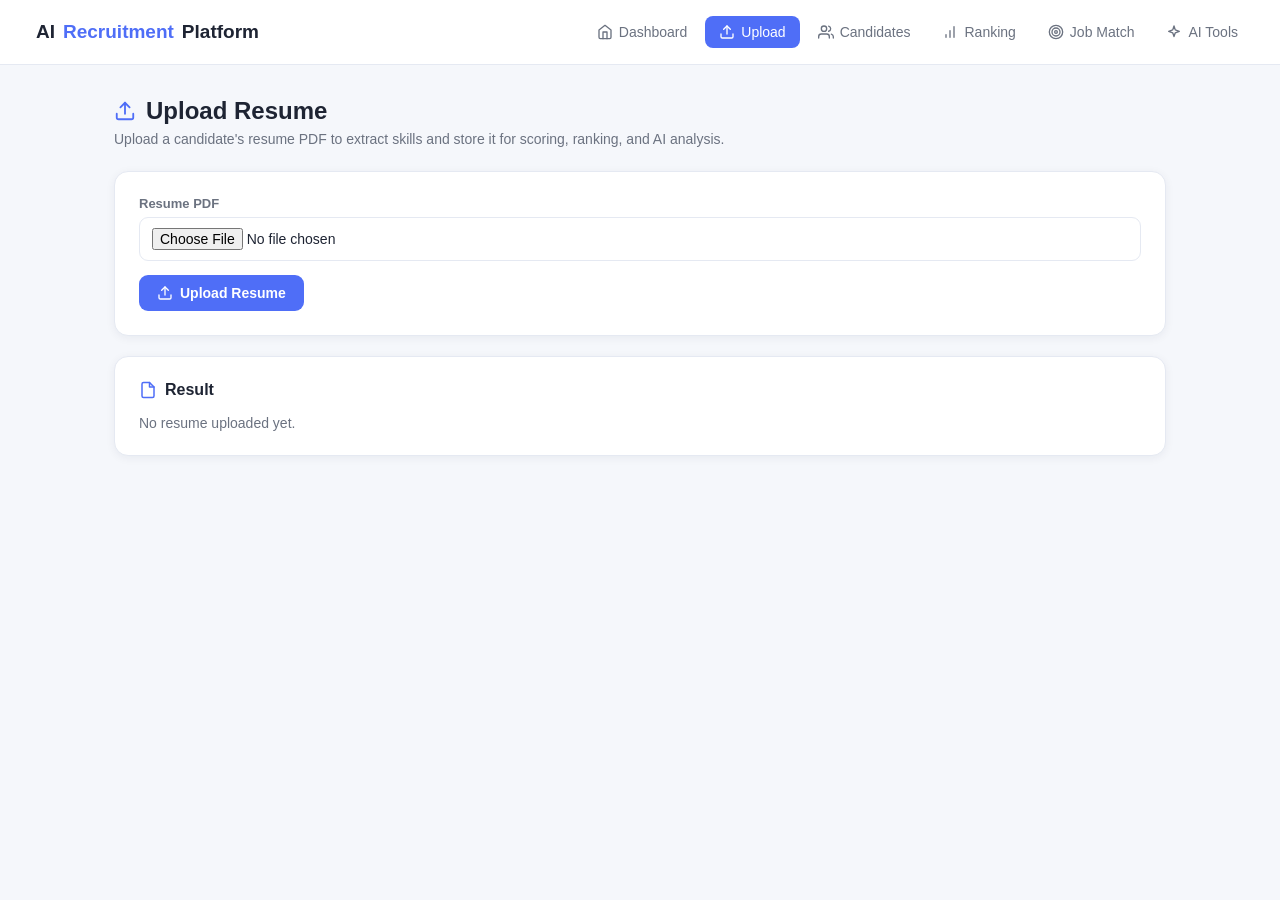
<file: frontend/index.html>
<!DOCTYPE html>
<html>
<head>
    <title>Upload - AI Recruitment Platform</title>
    <link rel="stylesheet" href="style.css">
</head>
<body>

    <header class="topbar" id="siteHeader"></header>

    <div class="page">
        <h2 class="section-title">
            <svg viewBox="0 0 24 24" fill="none" stroke="currentColor" stroke-width="2" stroke-linecap="round" stroke-linejoin="round"><path d="M21 15v4a2 2 0 0 1-2 2H5a2 2 0 0 1-2-2v-4"/><polyline points="17 8 12 3 7 8"/><line x1="12" y1="3" x2="12" y2="15"/></svg>
            Upload Resume
        </h2>
        <p class="section-sub">Upload a candidate's resume PDF to extract skills and store it for scoring, ranking, and AI analysis.</p>

        <div class="card">
            <label for="resumeFile">Resume PDF</label>
            <input type="file" id="resumeFile" accept=".pdf">
            <button type="button" onclick="uploadResume()">
                <svg viewBox="0 0 24 24" fill="none" stroke="currentColor" stroke-width="2" stroke-linecap="round" stroke-linejoin="round"><path d="M21 15v4a2 2 0 0 1-2 2H5a2 2 0 0 1-2-2v-4"/><polyline points="17 8 12 3 7 8"/><line x1="12" y1="3" x2="12" y2="15"/></svg>
                Upload Resume
            </button>
        </div>

        <div class="card">
            <h3><svg viewBox="0 0 24 24" fill="none" stroke="currentColor" stroke-width="2" stroke-linecap="round" stroke-linejoin="round"><path d="M14 2H6a2 2 0 0 0-2 2v16a2 2 0 0 0 2 2h12a2 2 0 0 0 2-2V8z"/><polyline points="14 2 14 8 20 8"/></svg>Result</h3>
            <div id="output" class="placeholder">No resume uploaded yet.</div>
        </div>
    </div>

    <script src="icons.js"></script>
    <script>injectHeader("index.html");</script>
    <script src="upload.js"></script>

</body>
</html>
</file>
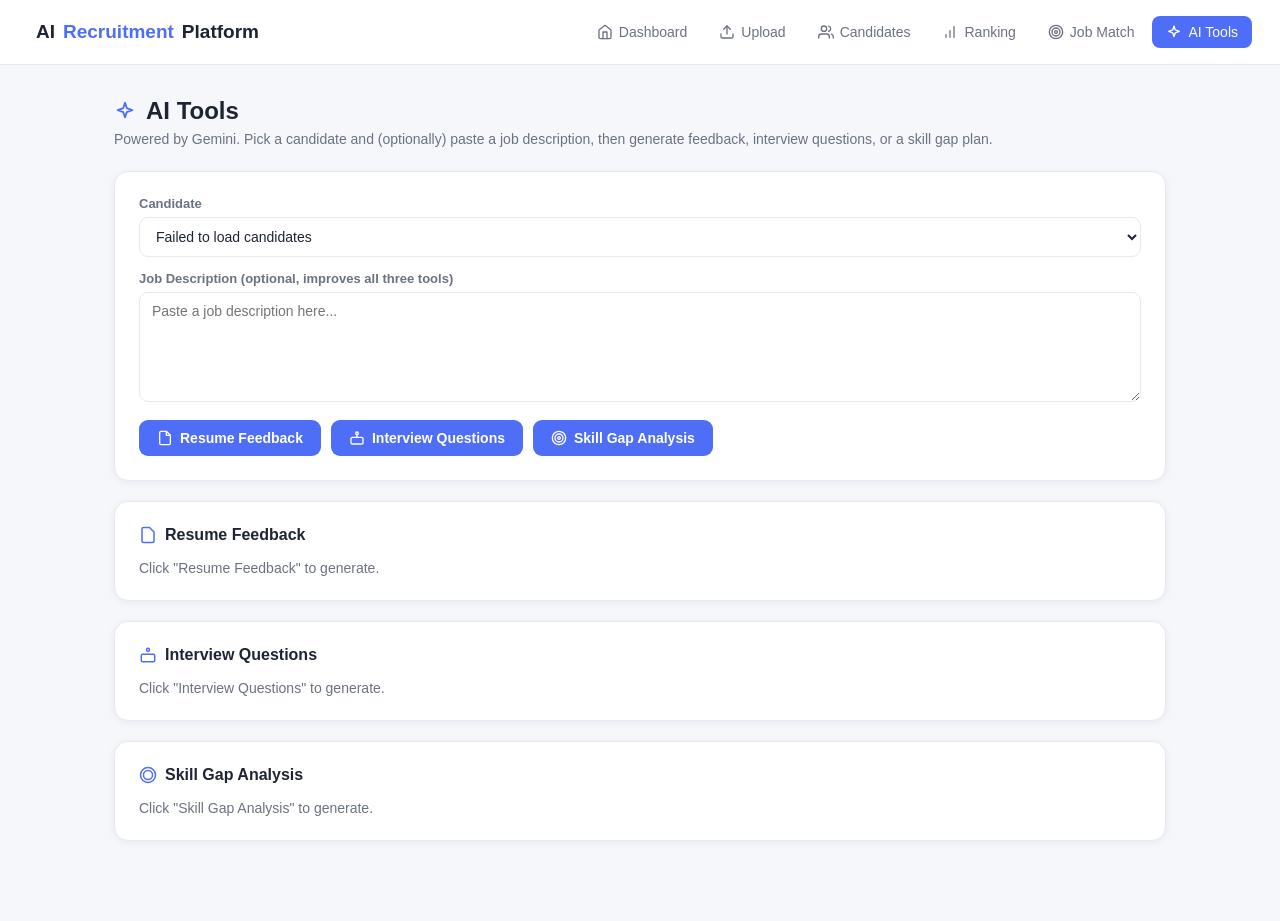
<file: frontend/ai_tools.html>
<!DOCTYPE html>
<html>
<head>
    <title>AI Tools - AI Recruitment Platform</title>
    <link rel="stylesheet" href="style.css">
</head>
<body>

    <header class="topbar" id="siteHeader"></header>

    <div class="page">
        <h2 class="section-title">
            <svg viewBox="0 0 24 24" fill="none" stroke="currentColor" stroke-width="2" stroke-linecap="round" stroke-linejoin="round"><path d="M12 3l1.9 5.8L20 11l-6.1 2.2L12 19l-1.9-5.8L4 11l6.1-2.2L12 3z"/></svg>
            AI Tools
        </h2>
        <p class="section-sub">Powered by Gemini. Pick a candidate and (optionally) paste a job description, then generate feedback, interview questions, or a skill gap plan.</p>

        <div class="card">
            <label for="candidateSelect">Candidate</label>
            <select id="candidateSelect">
                <option value="">Loading candidates...</option>
            </select>

            <label for="jobDescription">Job Description (optional, improves all three tools)</label>
            <textarea id="jobDescription" placeholder="Paste a job description here..."></textarea>

            <div style="display:flex; gap:10px; flex-wrap:wrap;">
                <button type="button" onclick="runResumeFeedback()">
                    <svg viewBox="0 0 24 24" fill="none" stroke="currentColor" stroke-width="2" stroke-linecap="round" stroke-linejoin="round"><path d="M14 2H6a2 2 0 0 0-2 2v16a2 2 0 0 0 2 2h12a2 2 0 0 0 2-2V8z"/><polyline points="14 2 14 8 20 8"/></svg>
                    Resume Feedback
                </button>
                <button type="button" onclick="runInterviewQuestions()">
                    <svg viewBox="0 0 24 24" fill="none" stroke="currentColor" stroke-width="2" stroke-linecap="round" stroke-linejoin="round"><rect x="3" y="11" width="18" height="10" rx="2"/><circle cx="12" cy="5" r="2"/><path d="M12 7v4"/></svg>
                    Interview Questions
                </button>
                <button type="button" onclick="runSkillGap()">
                    <svg viewBox="0 0 24 24" fill="none" stroke="currentColor" stroke-width="2" stroke-linecap="round" stroke-linejoin="round"><circle cx="12" cy="12" r="10"/><circle cx="12" cy="12" r="6"/><circle cx="12" cy="12" r="2"/></svg>
                    Skill Gap Analysis
                </button>
            </div>
        </div>

        <div class="card">
            <h3><svg viewBox="0 0 24 24" fill="none" stroke="currentColor" stroke-width="2" stroke-linecap="round" stroke-linejoin="round"><path d="M14 2H6a2 2 0 0 0-2 2v16a2 2 0 0 0 2 2h12a2 2 0 0 0 2-2V8z"/></svg>Resume Feedback</h3>
            <div id="feedbackResult" class="placeholder">Click "Resume Feedback" to generate.</div>
        </div>

        <div class="card">
            <h3><svg viewBox="0 0 24 24" fill="none" stroke="currentColor" stroke-width="2" stroke-linecap="round" stroke-linejoin="round"><rect x="3" y="11" width="18" height="10" rx="2"/><circle cx="12" cy="5" r="2"/></svg>Interview Questions</h3>
            <div id="questionsResult" class="placeholder">Click "Interview Questions" to generate.</div>
        </div>

        <div class="card">
            <h3><svg viewBox="0 0 24 24" fill="none" stroke="currentColor" stroke-width="2" stroke-linecap="round" stroke-linejoin="round"><circle cx="12" cy="12" r="10"/><circle cx="12" cy="12" r="6"/></svg>Skill Gap Analysis</h3>
            <div id="skillGapResult" class="placeholder">Click "Skill Gap Analysis" to generate.</div>
        </div>
    </div>

    <script src="icons.js"></script>
    <script>injectHeader("ai_tools.html");</script>
    <script src="ai_tools.js"></script>
    <script>loadCandidateOptions();</script>

</body>
</html>
</file>
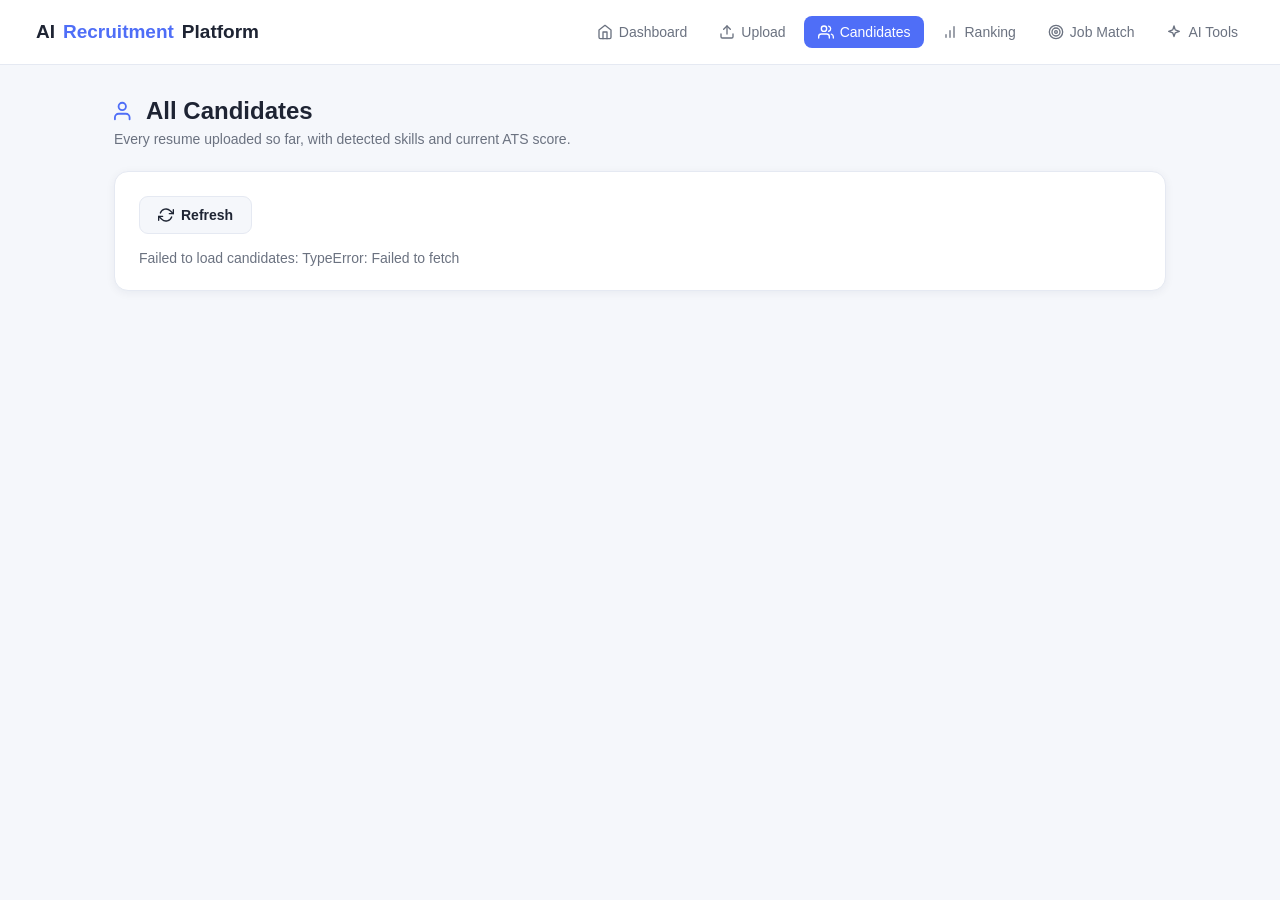
<file: frontend/candidates.html>
<!DOCTYPE html>
<html>
<head>
    <title>Candidates - AI Recruitment Platform</title>
    <link rel="stylesheet" href="style.css">
</head>
<body>

    <header class="topbar" id="siteHeader"></header>

    <div class="page">
        <h2 class="section-title">
            <svg viewBox="0 0 24 24" fill="none" stroke="currentColor" stroke-width="2" stroke-linecap="round" stroke-linejoin="round"><path d="M17 21v-2a4 4 0 0 0-4-4H5a4 4 0 0 0-4 4v2"/><circle cx="9" cy="7" r="4"/></svg>
            All Candidates
        </h2>
        <p class="section-sub">Every resume uploaded so far, with detected skills and current ATS score.</p>

        <div class="card">
            <button type="button" class="secondary" onclick="loadCandidates()">
                <svg viewBox="0 0 24 24" fill="none" stroke="currentColor" stroke-width="2" stroke-linecap="round" stroke-linejoin="round"><polyline points="23 4 23 10 17 10"/><polyline points="1 20 1 14 7 14"/><path d="M3.51 9a9 9 0 0 1 14.85-3.36L23 10M1 14l4.64 4.36A9 9 0 0 0 20.49 15"/></svg>
                Refresh
            </button>
            <div id="result" style="margin-top:16px;" class="placeholder">Loading...</div>
        </div>
    </div>

    <script src="icons.js"></script>
    <script>injectHeader("candidates.html");</script>
    <script src="candidates.js"></script>
    <script>loadCandidates();</script>

</body>
</html>
</file>
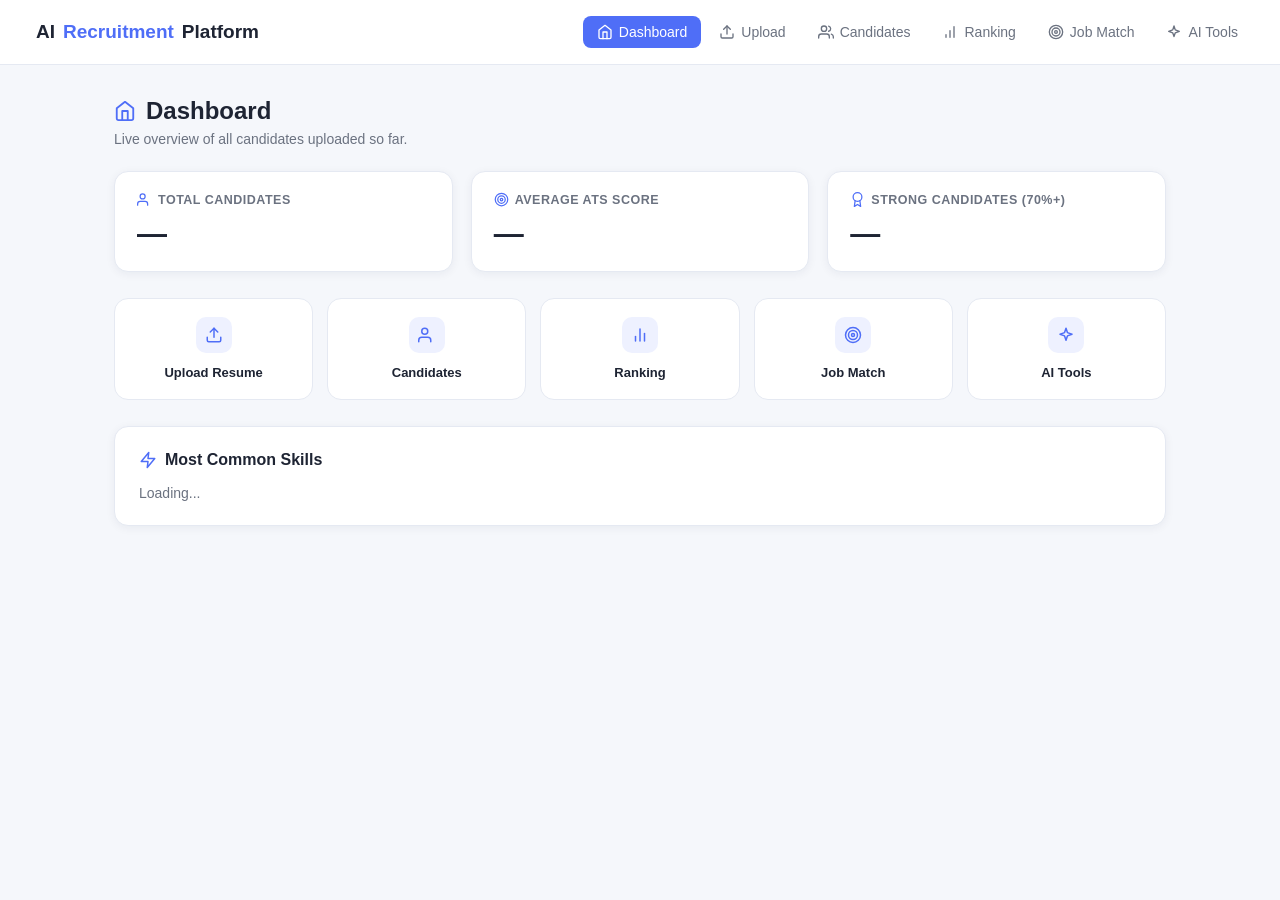
<file: frontend/dashboard.html>
<!DOCTYPE html>
<html>
<head>
    <title>Dashboard - AI Recruitment Platform</title>
    <link rel="stylesheet" href="style.css">
</head>
<body>

    <header class="topbar" id="siteHeader"></header>

    <div class="page">
        <h2 class="section-title">
            <svg viewBox="0 0 24 24" fill="none" stroke="currentColor" stroke-width="2" stroke-linecap="round" stroke-linejoin="round"><path d="M3 9l9-7 9 7v11a2 2 0 0 1-2 2H5a2 2 0 0 1-2-2z"/><polyline points="9 22 9 12 15 12 15 22"/></svg>
            Dashboard
        </h2>
        <p class="section-sub">Live overview of all candidates uploaded so far.</p>

        <div class="stats-grid" id="statsGrid">
            <div class="stat-card">
                <div class="stat-label">
                    <svg viewBox="0 0 24 24" fill="none" stroke="currentColor" stroke-width="2" stroke-linecap="round" stroke-linejoin="round"><path d="M17 21v-2a4 4 0 0 0-4-4H5a4 4 0 0 0-4 4v2"/><circle cx="9" cy="7" r="4"/></svg>
                    Total Candidates
                </div>
                <div class="stat-value" id="statTotal">—</div>
            </div>
            <div class="stat-card">
                <div class="stat-label">
                    <svg viewBox="0 0 24 24" fill="none" stroke="currentColor" stroke-width="2" stroke-linecap="round" stroke-linejoin="round"><circle cx="12" cy="12" r="10"/><circle cx="12" cy="12" r="6"/><circle cx="12" cy="12" r="2"/></svg>
                    Average ATS Score
                </div>
                <div class="stat-value" id="statAvg">—</div>
            </div>
            <div class="stat-card">
                <div class="stat-label">
                    <svg viewBox="0 0 24 24" fill="none" stroke="currentColor" stroke-width="2" stroke-linecap="round" stroke-linejoin="round"><circle cx="12" cy="8" r="7"/><polyline points="8.21 13.89 7 23 12 20 17 23 15.79 13.88"/></svg>
                    Strong Candidates (70%+)
                </div>
                <div class="stat-value" id="statHigh">—</div>
            </div>
        </div>

        <div class="quick-links">
            <a href="index.html" class="quick-link-card">
                <div class="ql-icon"><svg viewBox="0 0 24 24" fill="none" stroke="currentColor" stroke-width="2" stroke-linecap="round" stroke-linejoin="round"><path d="M21 15v4a2 2 0 0 1-2 2H5a2 2 0 0 1-2-2v-4"/><polyline points="17 8 12 3 7 8"/><line x1="12" y1="3" x2="12" y2="15"/></svg></div>
                <span>Upload Resume</span>
            </a>
            <a href="candidates.html" class="quick-link-card">
                <div class="ql-icon"><svg viewBox="0 0 24 24" fill="none" stroke="currentColor" stroke-width="2" stroke-linecap="round" stroke-linejoin="round"><path d="M17 21v-2a4 4 0 0 0-4-4H5a4 4 0 0 0-4 4v2"/><circle cx="9" cy="7" r="4"/></svg></div>
                <span>Candidates</span>
            </a>
            <a href="ranking.html" class="quick-link-card">
                <div class="ql-icon"><svg viewBox="0 0 24 24" fill="none" stroke="currentColor" stroke-width="2" stroke-linecap="round" stroke-linejoin="round"><line x1="18" y1="20" x2="18" y2="10"/><line x1="12" y1="20" x2="12" y2="4"/><line x1="6" y1="20" x2="6" y2="14"/></svg></div>
                <span>Ranking</span>
            </a>
            <a href="job_match.html" class="quick-link-card">
                <div class="ql-icon"><svg viewBox="0 0 24 24" fill="none" stroke="currentColor" stroke-width="2" stroke-linecap="round" stroke-linejoin="round"><circle cx="12" cy="12" r="10"/><circle cx="12" cy="12" r="6"/><circle cx="12" cy="12" r="2"/></svg></div>
                <span>Job Match</span>
            </a>
            <a href="ai_tools.html" class="quick-link-card">
                <div class="ql-icon"><svg viewBox="0 0 24 24" fill="none" stroke="currentColor" stroke-width="2" stroke-linecap="round" stroke-linejoin="round"><path d="M12 3l1.9 5.8L20 11l-6.1 2.2L12 19l-1.9-5.8L4 11l6.1-2.2L12 3z"/></svg></div>
                <span>AI Tools</span>
            </a>
        </div>

        <div class="card">
            <h3><svg viewBox="0 0 24 24" fill="none" stroke="currentColor" stroke-width="2" stroke-linecap="round" stroke-linejoin="round"><polygon points="13 2 3 14 12 14 11 22 21 10 12 10 13 2"/></svg>Most Common Skills</h3>
            <div class="skill-tag-row" id="topSkills">
                <span class="placeholder">Loading...</span>
            </div>
        </div>
    </div>

    <script src="icons.js"></script>
    <script>
        injectHeader("dashboard.html");

        const API_BASE = "https://ai-recruitment-platform-with-gemini-ai.onrender.com";

        async function loadStats() {
            try {
                const response = await fetch(`${API_BASE}/stats`);
                const data = await response.json();

                document.getElementById("statTotal").textContent = data.total_candidates;
                document.getElementById("statAvg").textContent = data.average_ats_score + "%";
                document.getElementById("statHigh").textContent = data.high_scorers;

                const topSkillsDiv = document.getElementById("topSkills");
                if (!data.top_skills.length) {
                    topSkillsDiv.innerHTML = "<span class='placeholder'>No candidates uploaded yet.</span>";
                } else {
                    topSkillsDiv.innerHTML = data.top_skills
                        .map(s => `<span class="badge mid">${s.skill} (${s.count})</span>`)
                        .join("");
                }
            } catch (error) {
                console.error("ERROR loading stats:", error);
                document.getElementById("statTotal").textContent = "—";
                document.getElementById("statAvg").textContent = "—";
                document.getElementById("statHigh").textContent = "—";
            }
        }

        loadStats();
    </script>

</body>
</html>
</file>
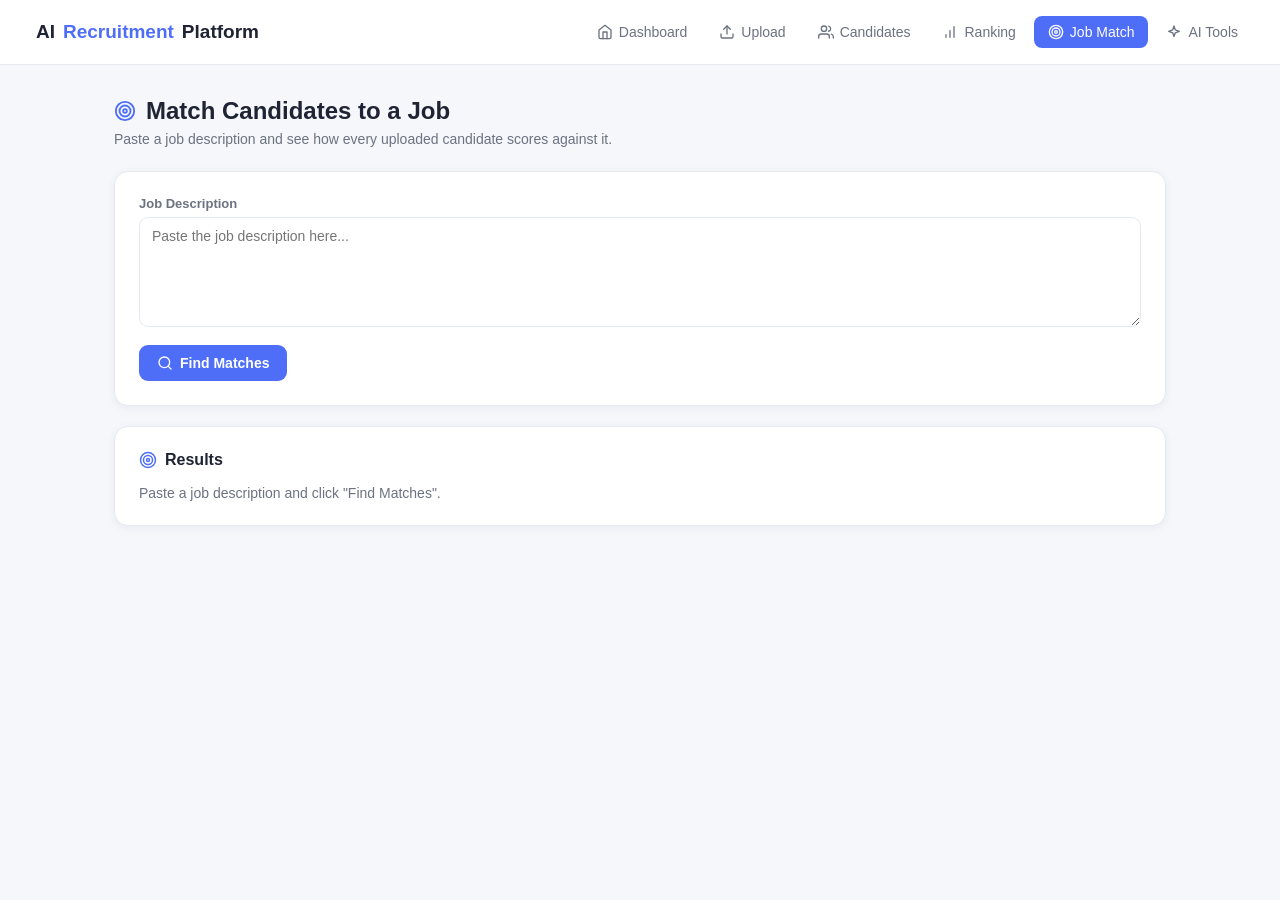
<file: frontend/job_match.html>
<!DOCTYPE html>
<html>
<head>
    <title>Job Match - AI Recruitment Platform</title>
    <link rel="stylesheet" href="style.css">
</head>
<body>

    <header class="topbar" id="siteHeader"></header>

    <div class="page">
        <h2 class="section-title">
            <svg viewBox="0 0 24 24" fill="none" stroke="currentColor" stroke-width="2" stroke-linecap="round" stroke-linejoin="round"><circle cx="12" cy="12" r="10"/><circle cx="12" cy="12" r="6"/><circle cx="12" cy="12" r="2"/></svg>
            Match Candidates to a Job
        </h2>
        <p class="section-sub">Paste a job description and see how every uploaded candidate scores against it.</p>

        <div class="card">
            <label for="jobDescription">Job Description</label>
            <textarea id="jobDescription" placeholder="Paste the job description here..."></textarea>
            <button type="button" onclick="matchJob()">
                <svg viewBox="0 0 24 24" fill="none" stroke="currentColor" stroke-width="2" stroke-linecap="round" stroke-linejoin="round"><circle cx="11" cy="11" r="8"/><line x1="21" y1="21" x2="16.65" y2="16.65"/></svg>
                Find Matches
            </button>
        </div>

        <div class="card">
            <h3><svg viewBox="0 0 24 24" fill="none" stroke="currentColor" stroke-width="2" stroke-linecap="round" stroke-linejoin="round"><circle cx="12" cy="12" r="10"/><circle cx="12" cy="12" r="6"/><circle cx="12" cy="12" r="2"/></svg>Results</h3>
            <div id="result" class="placeholder">Paste a job description and click "Find Matches".</div>
        </div>
    </div>

    <script src="icons.js"></script>
    <script>injectHeader("job_match.html");</script>
    <script src="job_match.js"></script>

</body>
</html>
</file>
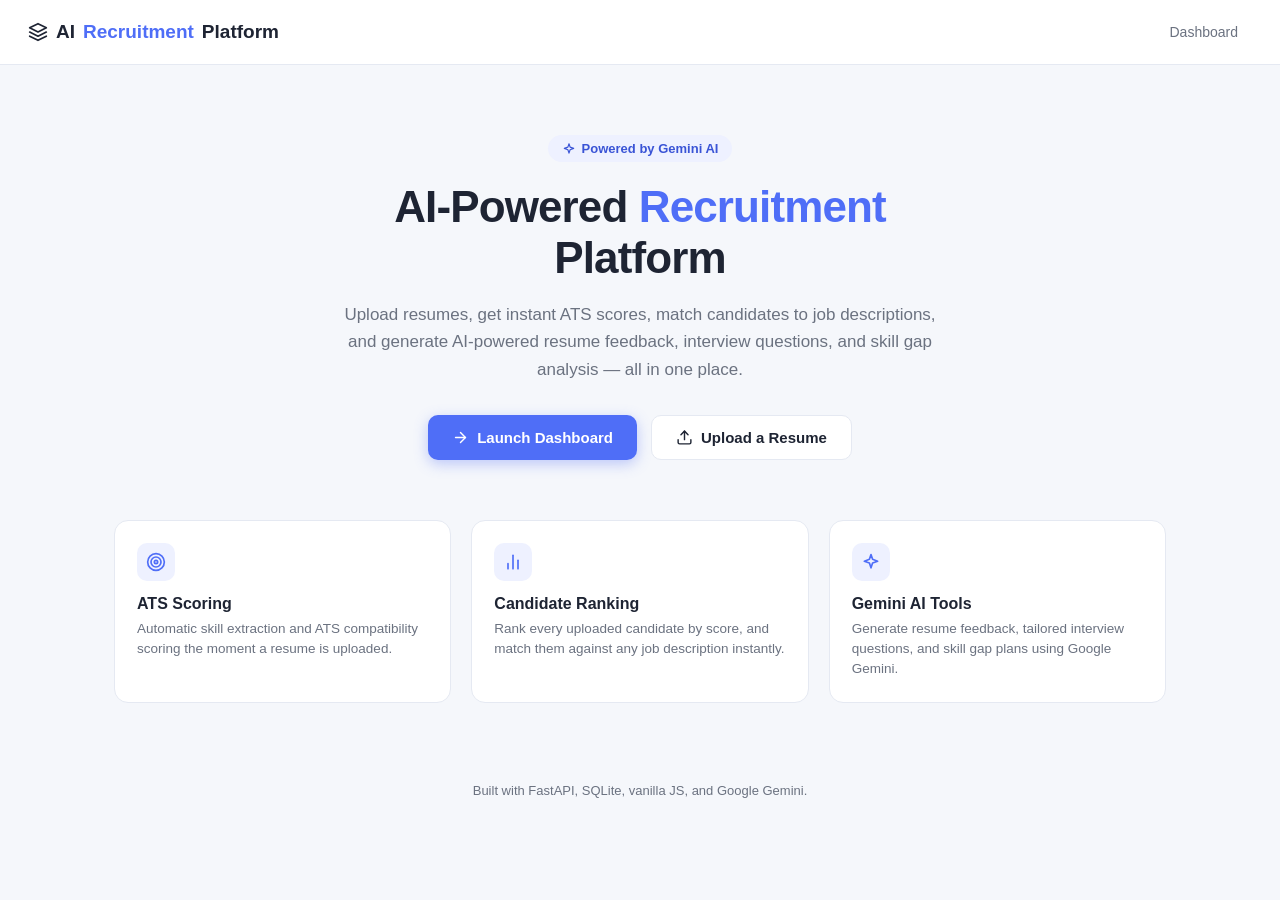
<file: frontend/landing.html>
<!DOCTYPE html>
<html>
<head>
    <title>AI Recruitment Platform</title>
    <link rel="stylesheet" href="style.css">
</head>
<body>

    <header class="topbar">
        <h1><a href="landing.html"><svg viewBox="0 0 24 24" fill="none" stroke="currentColor" stroke-width="2" stroke-linecap="round" stroke-linejoin="round" style="width:20px;height:20px;"><path d="M12 2L2 7l10 5 10-5-10-5z"/><path d="M2 17l10 5 10-5"/><path d="M2 12l10 5 10-5"/></svg>AI <span>Recruitment</span> Platform</a></h1>
        <nav class="tabs">
            <a href="dashboard.html">Dashboard</a>
        </nav>
    </header>

    <section class="hero">
        <div class="hero-badge">
            <svg viewBox="0 0 24 24" fill="none" stroke="currentColor" stroke-width="2" stroke-linecap="round" stroke-linejoin="round" style="width:14px;height:14px;"><path d="M12 3l1.9 5.8L20 11l-6.1 2.2L12 19l-1.9-5.8L4 11l6.1-2.2L12 3z"/></svg>
            Powered by Gemini AI
        </div>

        <h1>AI-Powered <span>Recruitment</span><br>Platform</h1>

        <p class="lead">
            Upload resumes, get instant ATS scores, match candidates to job descriptions, and
            generate AI-powered resume feedback, interview questions, and skill gap analysis —
            all in one place.
        </p>

        <div class="hero-actions">
            <a href="dashboard.html" class="btn-primary">
                <svg viewBox="0 0 24 24" fill="none" stroke="currentColor" stroke-width="2" stroke-linecap="round" stroke-linejoin="round" style="width:17px;height:17px;"><path d="M5 12h14"/><path d="M12 5l7 7-7 7"/></svg>
                Launch Dashboard
            </a>
            <a href="index.html" class="btn-secondary">
                <svg viewBox="0 0 24 24" fill="none" stroke="currentColor" stroke-width="2" stroke-linecap="round" stroke-linejoin="round" style="width:17px;height:17px;"><path d="M21 15v4a2 2 0 0 1-2 2H5a2 2 0 0 1-2-2v-4"/><polyline points="17 8 12 3 7 8"/><line x1="12" y1="3" x2="12" y2="15"/></svg>
                Upload a Resume
            </a>
        </div>

        <div class="feature-grid">
            <div class="feature-card">
                <div class="feature-icon">
                    <svg viewBox="0 0 24 24" fill="none" stroke="currentColor" stroke-width="2" stroke-linecap="round" stroke-linejoin="round"><circle cx="12" cy="12" r="10"/><circle cx="12" cy="12" r="6"/><circle cx="12" cy="12" r="2"/></svg>
                </div>
                <h3>ATS Scoring</h3>
                <p>Automatic skill extraction and ATS compatibility scoring the moment a resume is uploaded.</p>
            </div>

            <div class="feature-card">
                <div class="feature-icon">
                    <svg viewBox="0 0 24 24" fill="none" stroke="currentColor" stroke-width="2" stroke-linecap="round" stroke-linejoin="round"><line x1="18" y1="20" x2="18" y2="10"/><line x1="12" y1="20" x2="12" y2="4"/><line x1="6" y1="20" x2="6" y2="14"/></svg>
                </div>
                <h3>Candidate Ranking</h3>
                <p>Rank every uploaded candidate by score, and match them against any job description instantly.</p>
            </div>

            <div class="feature-card">
                <div class="feature-icon">
                    <svg viewBox="0 0 24 24" fill="none" stroke="currentColor" stroke-width="2" stroke-linecap="round" stroke-linejoin="round"><path d="M12 3l1.9 5.8L20 11l-6.1 2.2L12 19l-1.9-5.8L4 11l6.1-2.2L12 3z"/></svg>
                </div>
                <h3>Gemini AI Tools</h3>
                <p>Generate resume feedback, tailored interview questions, and skill gap plans using Google Gemini.</p>
            </div>
        </div>
    </section>

    <footer class="site-footer">
        Built with FastAPI, SQLite, vanilla JS, and Google Gemini.
    </footer>

</body>
</html>
</file>
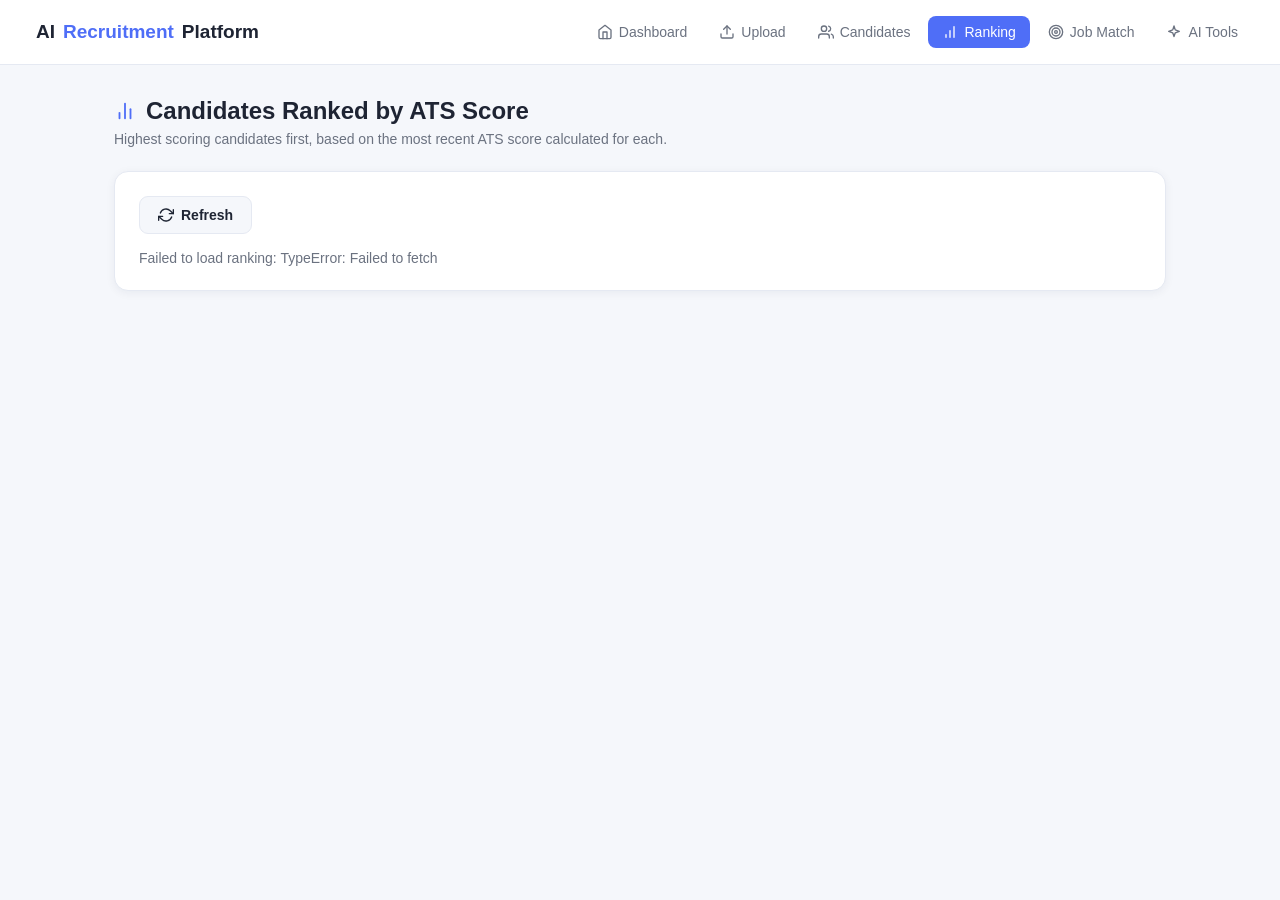
<file: frontend/ranking.html>
<!DOCTYPE html>
<html>
<head>
    <title>Ranking - AI Recruitment Platform</title>
    <link rel="stylesheet" href="style.css">
</head>
<body>

    <header class="topbar" id="siteHeader"></header>

    <div class="page">
        <h2 class="section-title">
            <svg viewBox="0 0 24 24" fill="none" stroke="currentColor" stroke-width="2" stroke-linecap="round" stroke-linejoin="round"><line x1="18" y1="20" x2="18" y2="10"/><line x1="12" y1="20" x2="12" y2="4"/><line x1="6" y1="20" x2="6" y2="14"/></svg>
            Candidates Ranked by ATS Score
        </h2>
        <p class="section-sub">Highest scoring candidates first, based on the most recent ATS score calculated for each.</p>

        <div class="card">
            <button type="button" class="secondary" onclick="loadRanking()">
                <svg viewBox="0 0 24 24" fill="none" stroke="currentColor" stroke-width="2" stroke-linecap="round" stroke-linejoin="round"><polyline points="23 4 23 10 17 10"/><polyline points="1 20 1 14 7 14"/><path d="M3.51 9a9 9 0 0 1 14.85-3.36L23 10M1 14l4.64 4.36A9 9 0 0 0 20.49 15"/></svg>
                Refresh
            </button>
            <div id="result" style="margin-top:16px;" class="placeholder">Loading...</div>
        </div>
    </div>

    <script src="icons.js"></script>
    <script>injectHeader("ranking.html");</script>
    <script src="ranking.js"></script>
    <script>loadRanking();</script>

</body>
</html>
</file>
<file: frontend/style.css>
:root {
    --bg: #f5f7fb;
    --card-bg: #ffffff;
    --text: #1e2433;
    --text-muted: #6b7280;
    --primary: #4f6ef7;
    --primary-dark: #3a54d6;
    --primary-light: #eef1ff;
    --border: #e5e9f2;
    --success: #16a34a;
    --danger: #dc2626;
    --radius: 14px;
    --shadow: 0 2px 10px rgba(20, 30, 60, 0.06);
    --shadow-lg: 0 10px 30px rgba(20, 30, 60, 0.10);
}

* { box-sizing: border-box; }

body {
    font-family: 'Segoe UI', Inter, Arial, sans-serif;
    margin: 0;
    padding: 0;
    background: var(--bg);
    color: var(--text);
}

.page {
    max-width: 1100px;
    margin: 0 auto;
    padding: 32px 24px 60px;
    animation: fadeIn 0.4s ease;
}

@keyframes fadeIn {
    from { opacity: 0; transform: translateY(8px); }
    to { opacity: 1; transform: translateY(0); }
}

/* ===== Top bar / nav ===== */
header.topbar {
    background: var(--card-bg);
    border-bottom: 1px solid var(--border);
    padding: 16px 28px;
    display: flex;
    align-items: center;
    justify-content: space-between;
    position: sticky;
    top: 0;
    z-index: 50;
}

header.topbar h1 {
    font-size: 19px;
    margin: 0;
    color: var(--text);
    display: flex;
    align-items: center;
    gap: 8px;
}

header.topbar h1 a {
    text-decoration: none;
    color: inherit;
    display: flex;
    align-items: center;
    gap: 8px;
}

header.topbar h1 span { color: var(--primary); }

nav.tabs {
    display: flex;
    gap: 4px;
    flex-wrap: wrap;
}

nav.tabs a {
    text-decoration: none;
    color: var(--text-muted);
    font-weight: 500;
    font-size: 14px;
    padding: 8px 14px;
    border-radius: 8px;
    transition: background 0.15s, color 0.15s, transform 0.1s;
    display: flex;
    align-items: center;
    gap: 6px;
}

nav.tabs a svg { width: 16px; height: 16px; flex-shrink: 0; }

nav.tabs a:hover {
    background: var(--primary-light);
    color: var(--primary-dark);
}

nav.tabs a.active {
    background: var(--primary);
    color: white;
}

/* ===== Hero / landing page ===== */
.hero {
    max-width: 1100px;
    margin: 0 auto;
    padding: 70px 24px 50px;
    text-align: center;
}

.hero-badge {
    display: inline-flex;
    align-items: center;
    gap: 6px;
    background: var(--primary-light);
    color: var(--primary-dark);
    font-size: 13px;
    font-weight: 600;
    padding: 6px 14px;
    border-radius: 999px;
    margin-bottom: 20px;
}

.hero h1 {
    font-size: 44px;
    line-height: 1.15;
    margin: 0 0 18px;
    letter-spacing: -0.02em;
}

.hero h1 span { color: var(--primary); }

.hero p.lead {
    font-size: 17px;
    color: var(--text-muted);
    max-width: 620px;
    margin: 0 auto 32px;
    line-height: 1.6;
}

.hero-actions {
    display: flex;
    gap: 14px;
    justify-content: center;
    flex-wrap: wrap;
    margin-bottom: 60px;
}

.hero-actions a.btn-primary,
.hero-actions a.btn-secondary {
    text-decoration: none;
    display: inline-flex;
    align-items: center;
    gap: 8px;
    padding: 13px 24px;
    border-radius: 10px;
    font-weight: 600;
    font-size: 15px;
    transition: transform 0.15s, box-shadow 0.15s;
}

a.btn-primary {
    background: var(--primary);
    color: white;
    box-shadow: 0 4px 14px rgba(79, 110, 247, 0.35);
}
a.btn-primary:hover { transform: translateY(-2px); box-shadow: 0 8px 20px rgba(79, 110, 247, 0.4); }

a.btn-secondary {
    background: white;
    color: var(--text);
    border: 1px solid var(--border);
}
a.btn-secondary:hover { transform: translateY(-2px); box-shadow: var(--shadow); }

.feature-grid {
    display: grid;
    grid-template-columns: repeat(3, 1fr);
    gap: 20px;
    margin-top: 10px;
    text-align: left;
}

.feature-card {
    background: var(--card-bg);
    border: 1px solid var(--border);
    border-radius: var(--radius);
    padding: 22px;
    transition: transform 0.15s, box-shadow 0.15s;
}

.feature-card:hover {
    transform: translateY(-3px);
    box-shadow: var(--shadow-lg);
}

.feature-icon {
    width: 38px;
    height: 38px;
    border-radius: 10px;
    background: var(--primary-light);
    display: flex;
    align-items: center;
    justify-content: center;
    margin-bottom: 14px;
    color: var(--primary);
}
.feature-icon svg { width: 20px; height: 20px; }

.feature-card h3 { font-size: 16px; margin: 0 0 6px; }
.feature-card p { font-size: 13.5px; color: var(--text-muted); margin: 0; line-height: 1.5; }

footer.site-footer {
    text-align: center;
    padding: 30px;
    color: var(--text-muted);
    font-size: 13px;
}

/* ===== Section headers ===== */
h2.section-title {
    font-size: 24px;
    margin: 0 0 6px;
    display: flex;
    align-items: center;
    gap: 10px;
}
h2.section-title svg { width: 22px; height: 22px; color: var(--primary); }

p.section-sub {
    color: var(--text-muted);
    margin: 0 0 24px;
    font-size: 14px;
}

/* ===== Stat cards (dashboard) ===== */
.stats-grid {
    display: grid;
    grid-template-columns: repeat(3, 1fr);
    gap: 18px;
    margin-bottom: 26px;
}

.stat-card {
    background: var(--card-bg);
    border: 1px solid var(--border);
    border-radius: var(--radius);
    padding: 20px 22px;
    box-shadow: var(--shadow);
    transition: transform 0.15s, box-shadow 0.15s;
}
.stat-card:hover { transform: translateY(-2px); box-shadow: var(--shadow-lg); }

.stat-card .stat-label {
    font-size: 12.5px;
    color: var(--text-muted);
    text-transform: uppercase;
    letter-spacing: 0.04em;
    font-weight: 600;
    display: flex;
    align-items: center;
    gap: 6px;
    margin-bottom: 10px;
}
.stat-card .stat-label svg { width: 15px; height: 15px; color: var(--primary); }

.stat-card .stat-value {
    font-size: 30px;
    font-weight: 700;
    color: var(--text);
}

.quick-links {
    display: grid;
    grid-template-columns: repeat(5, 1fr);
    gap: 14px;
    margin-bottom: 26px;
}

.quick-link-card {
    background: var(--card-bg);
    border: 1px solid var(--border);
    border-radius: var(--radius);
    padding: 18px 14px;
    text-align: center;
    text-decoration: none;
    color: var(--text);
    transition: transform 0.15s, box-shadow 0.15s, border-color 0.15s;
}
.quick-link-card:hover {
    transform: translateY(-3px);
    box-shadow: var(--shadow-lg);
    border-color: var(--primary);
}
.quick-link-card .ql-icon {
    width: 36px;
    height: 36px;
    border-radius: 10px;
    background: var(--primary-light);
    color: var(--primary);
    display: flex;
    align-items: center;
    justify-content: center;
    margin: 0 auto 10px;
}
.quick-link-card .ql-icon svg { width: 18px; height: 18px; }
.quick-link-card span { font-size: 13px; font-weight: 600; }

.skill-tag-row { display: flex; flex-wrap: wrap; gap: 8px; }

/* ===== Cards (generic) ===== */
.card {
    background: var(--card-bg);
    border: 1px solid var(--border);
    border-radius: var(--radius);
    box-shadow: var(--shadow);
    padding: 24px;
    margin-bottom: 20px;
}
.card h3 {
    margin-top: 0;
    font-size: 16px;
    display: flex;
    align-items: center;
    gap: 8px;
}
.card h3 svg { width: 18px; height: 18px; color: var(--primary); }

/* ===== Buttons ===== */
button {
    background: var(--primary);
    color: white;
    border: none;
    padding: 10px 18px;
    border-radius: 9px;
    cursor: pointer;
    font-size: 14px;
    font-weight: 600;
    transition: background 0.15s, transform 0.1s;
    display: inline-flex;
    align-items: center;
    gap: 7px;
}
button svg { width: 16px; height: 16px; }
button:hover { background: var(--primary-dark); transform: translateY(-1px); }
button:active { transform: translateY(0); }

button.secondary {
    background: var(--bg);
    color: var(--text);
    border: 1px solid var(--border);
}
button.secondary:hover { background: #ecefF7; }

/* ===== Inputs ===== */
input[type="file"], input[type="text"], textarea, select {
    width: 100%;
    padding: 10px 12px;
    border: 1px solid var(--border);
    border-radius: 9px;
    font-size: 14px;
    font-family: inherit;
    margin-bottom: 14px;
    background: #fff;
    color: var(--text);
    transition: border-color 0.15s, box-shadow 0.15s;
}
input:focus, textarea:focus, select:focus {
    outline: none;
    border-color: var(--primary);
    box-shadow: 0 0 0 3px var(--primary-light);
}
textarea { resize: vertical; min-height: 110px; }

label {
    display: block;
    font-size: 13px;
    font-weight: 600;
    margin-bottom: 6px;
    color: var(--text-muted);
}

/* ===== Tables ===== */
table { border-collapse: collapse; width: 100%; margin-top: 6px; }
th, td { border-bottom: 1px solid var(--border); padding: 10px 12px; text-align: left; font-size: 14px; }
th {
    background: var(--bg);
    color: var(--text-muted);
    font-weight: 600;
    font-size: 12px;
    text-transform: uppercase;
    letter-spacing: 0.03em;
}
tr { transition: background 0.1s; }
tr:hover td { background: #fafbff; }

.badge {
    display: inline-block;
    padding: 3px 10px;
    border-radius: 999px;
    font-size: 12px;
    font-weight: 600;
}
.badge.high { background: #dcfce7; color: var(--success); }
.badge.mid  { background: #fef9c3; color: #92740b; }
.badge.low  { background: #fee2e2; color: var(--danger); }

.result-box {
    background: var(--bg);
    border: 1px solid var(--border);
    border-radius: 8px;
    padding: 16px;
    font-size: 14px;
    line-height: 1.6;
    white-space: pre-wrap;
    color: var(--text);
    animation: fadeIn 0.3s ease;
}

.placeholder { color: var(--text-muted); font-size: 14px; }

.spinner-text {
    color: var(--primary);
    font-size: 14px;
    display: flex;
    align-items: center;
    gap: 8px;
}
.spinner-text::before {
    content: "";
    width: 14px;
    height: 14px;
    border: 2px solid var(--primary-light);
    border-top-color: var(--primary);
    border-radius: 50%;
    animation: spin 0.7s linear infinite;
}
@keyframes spin { to { transform: rotate(360deg); } }

.grid-2 { display: grid; grid-template-columns: 1fr 1fr; gap: 20px; }

@media (max-width: 900px) {
    .feature-grid { grid-template-columns: 1fr; }
    .stats-grid { grid-template-columns: 1fr; }
    .quick-links { grid-template-columns: repeat(2, 1fr); }
}

@media (max-width: 700px) {
    .grid-2 { grid-template-columns: 1fr; }
    header.topbar { flex-direction: column; align-items: flex-start; gap: 12px; }
    .hero h1 { font-size: 32px; }
}
</file>
